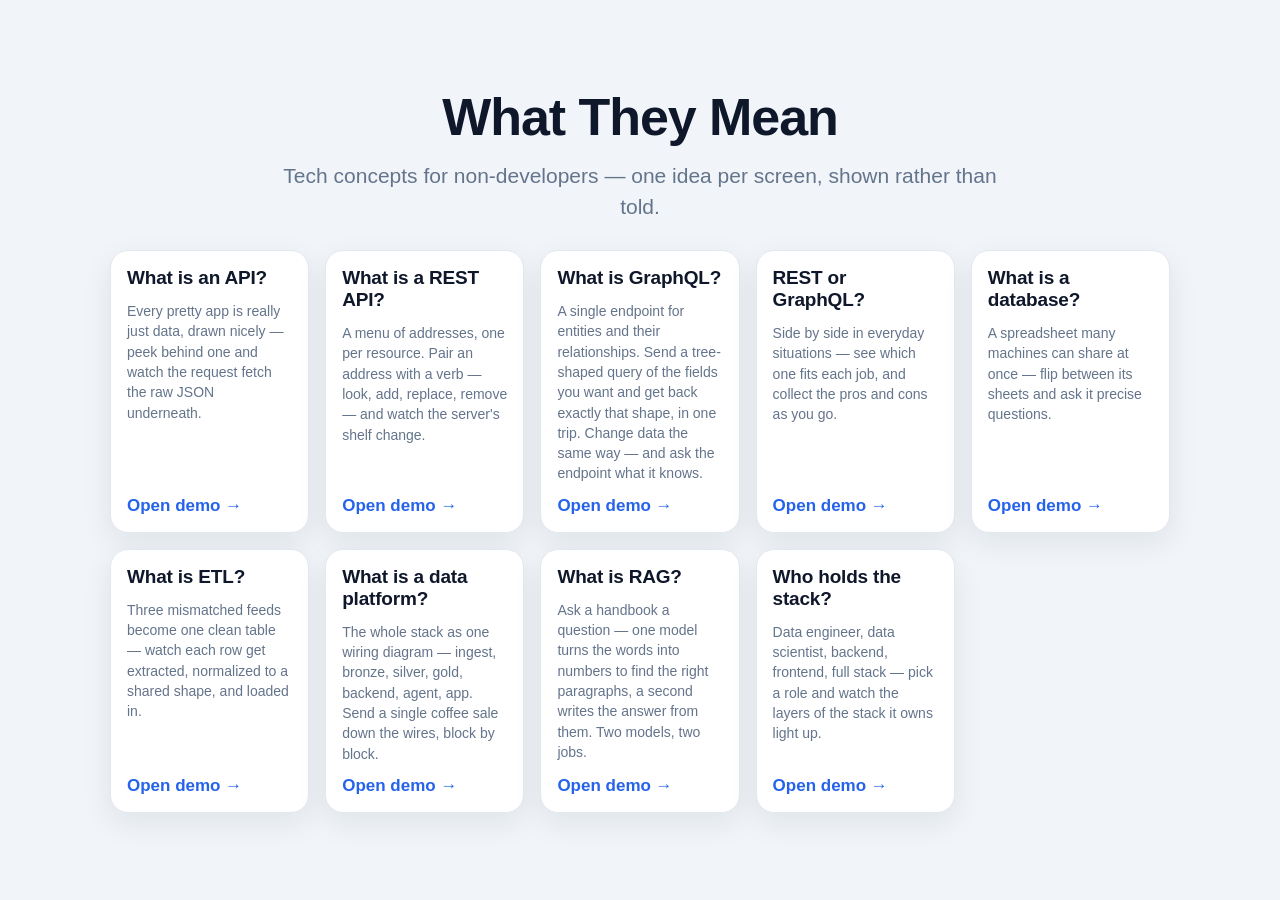
<file: web/index.html>
<!DOCTYPE html>
<html lang="en">
<head>
  <meta charset="UTF-8" />
  <meta name="viewport" content="width=device-width, initial-scale=1.0" />
  <title>What They Mean</title>
  <link rel="icon" href="./favicon.svg" type="image/svg+xml" />
  <link rel="stylesheet" href="./styles.css" />
</head>
<body>
  <main class="menu">
    <header class="menu-head">
      <h1>What They Mean</h1>
      <p>Tech concepts for non-developers — one idea per screen, shown rather than told.</p>
    </header>
    <nav class="cards">
      <a class="card" href="api/">
        <h2>What is an API?</h2>
        <p class="card-lead">Every pretty app is really just data, drawn nicely — peek behind one and watch the request fetch the raw JSON underneath.</p>
        <span class="card-go">Open demo →</span>
      </a>
      <a class="card" href="rest/">
        <h2>What is a REST API?</h2>
        <p class="card-lead">A menu of addresses, one per resource. Pair an address with a verb — look, add, replace, remove — and watch the server's shelf change.</p>
        <span class="card-go">Open demo →</span>
      </a>
      <a class="card" href="graphql/">
        <h2>What is GraphQL?</h2>
        <p class="card-lead">A single endpoint for entities and their relationships. Send a tree-shaped query of the fields you want and get back exactly that shape, in one trip. Change data the same way — and ask the endpoint what it knows.</p>
        <span class="card-go">Open demo →</span>
      </a>
      <a class="card" href="rest-vs-graphql/">
        <h2>REST or GraphQL?</h2>
        <p class="card-lead">Side by side in everyday situations — see which one fits each job, and collect the pros and cons as you go.</p>
        <span class="card-go">Open demo →</span>
      </a>
      <a class="card" href="db/">
        <h2>What is a database?</h2>
        <p class="card-lead">A spreadsheet many machines can share at once — flip between its sheets and ask it precise questions.</p>
        <span class="card-go">Open demo →</span>
      </a>
      <a class="card" href="etl/">
        <h2>What is ETL?</h2>
        <p class="card-lead">Three mismatched feeds become one clean table — watch each row get extracted, normalized to a shared shape, and loaded in.</p>
        <span class="card-go">Open demo →</span>
      </a>
      <a class="card" href="platform/">
        <h2>What is a data platform?</h2>
        <p class="card-lead">The whole stack as one wiring diagram — ingest, bronze, silver, gold, backend, agent, app. Send a single coffee sale down the wires, block by block.</p>
        <span class="card-go">Open demo →</span>
      </a>
      <a class="card" href="rag/">
        <h2>What is RAG?</h2>
        <p class="card-lead">Ask a handbook a question — one model turns the words into numbers to find the right paragraphs, a second writes the answer from them. Two models, two jobs.</p>
        <span class="card-go">Open demo →</span>
      </a>
      <a class="card" href="roles/">
        <h2>Who holds the stack?</h2>
        <p class="card-lead">Data engineer, data scientist, backend, frontend, full stack — pick a role and watch the layers of the stack it owns light up.</p>
        <span class="card-go">Open demo →</span>
      </a>
    </nav>
  </main>
</body>
</html>
</file>
<file: web/styles.css>
:root {
  --bg: #f1f5f9;
  --ink: #0f172a;
  --muted: #64748b;
  --line: #e2e8f0;
  --accent: #2563eb;
  font-family: -apple-system, BlinkMacSystemFont, "Segoe UI", Roboto, Helvetica, Arial, sans-serif;
}
* { box-sizing: border-box; }
html, body { margin: 0; min-height: 100%; }
body { color: var(--ink); background: var(--bg); }

.menu {
  min-height: 100vh;
  display: flex;
  flex-direction: column;
  align-items: center;
  justify-content: center;
  gap: 28px;
  padding: 32px 20px;
}
.menu-head { text-align: center; max-width: 720px; }
.menu-head h1 { margin: 0 0 14px; font-size: 52px; letter-spacing: -0.02em; }
.menu-head p { margin: 0; color: var(--muted); font-size: 21px; line-height: 1.45; }

/* Columns fall out of the available width, so adding a demo needs no retuning
   here: five across on a laptop, fewer on a tablet, one on a phone. */
.cards {
  display: grid;
  grid-template-columns: repeat(auto-fit, minmax(180px, 1fr));
  justify-content: center;
  gap: 16px;
  width: 100%;
  max-width: 1060px;
}
@media (max-width: 720px) {
  .menu-head h1 { font-size: 44px; }
  .menu-head p { font-size: 19px; }
}

.card {
  display: flex;
  flex-direction: column;
  gap: 12px;
  padding: 16px;
  background: #fff;
  border: 1px solid var(--line);
  border-radius: 18px;
  box-shadow: 0 10px 30px rgba(15, 23, 42, 0.08);
  text-decoration: none;
  color: inherit;
  transition: transform 0.15s, box-shadow 0.15s;
}
.card:hover {
  transform: translateY(-3px);
  box-shadow: 0 16px 40px rgba(15, 23, 42, 0.14);
}
.card h2 { margin: 0; font-size: 19px; letter-spacing: -0.01em; }
.card-lead { margin: 0; color: var(--muted); font-size: 14px; line-height: 1.45; flex: 1; }

.card-go {
  margin-top: auto;
  font-size: 17px;
  font-weight: 700;
  color: var(--accent);
}
</file>
